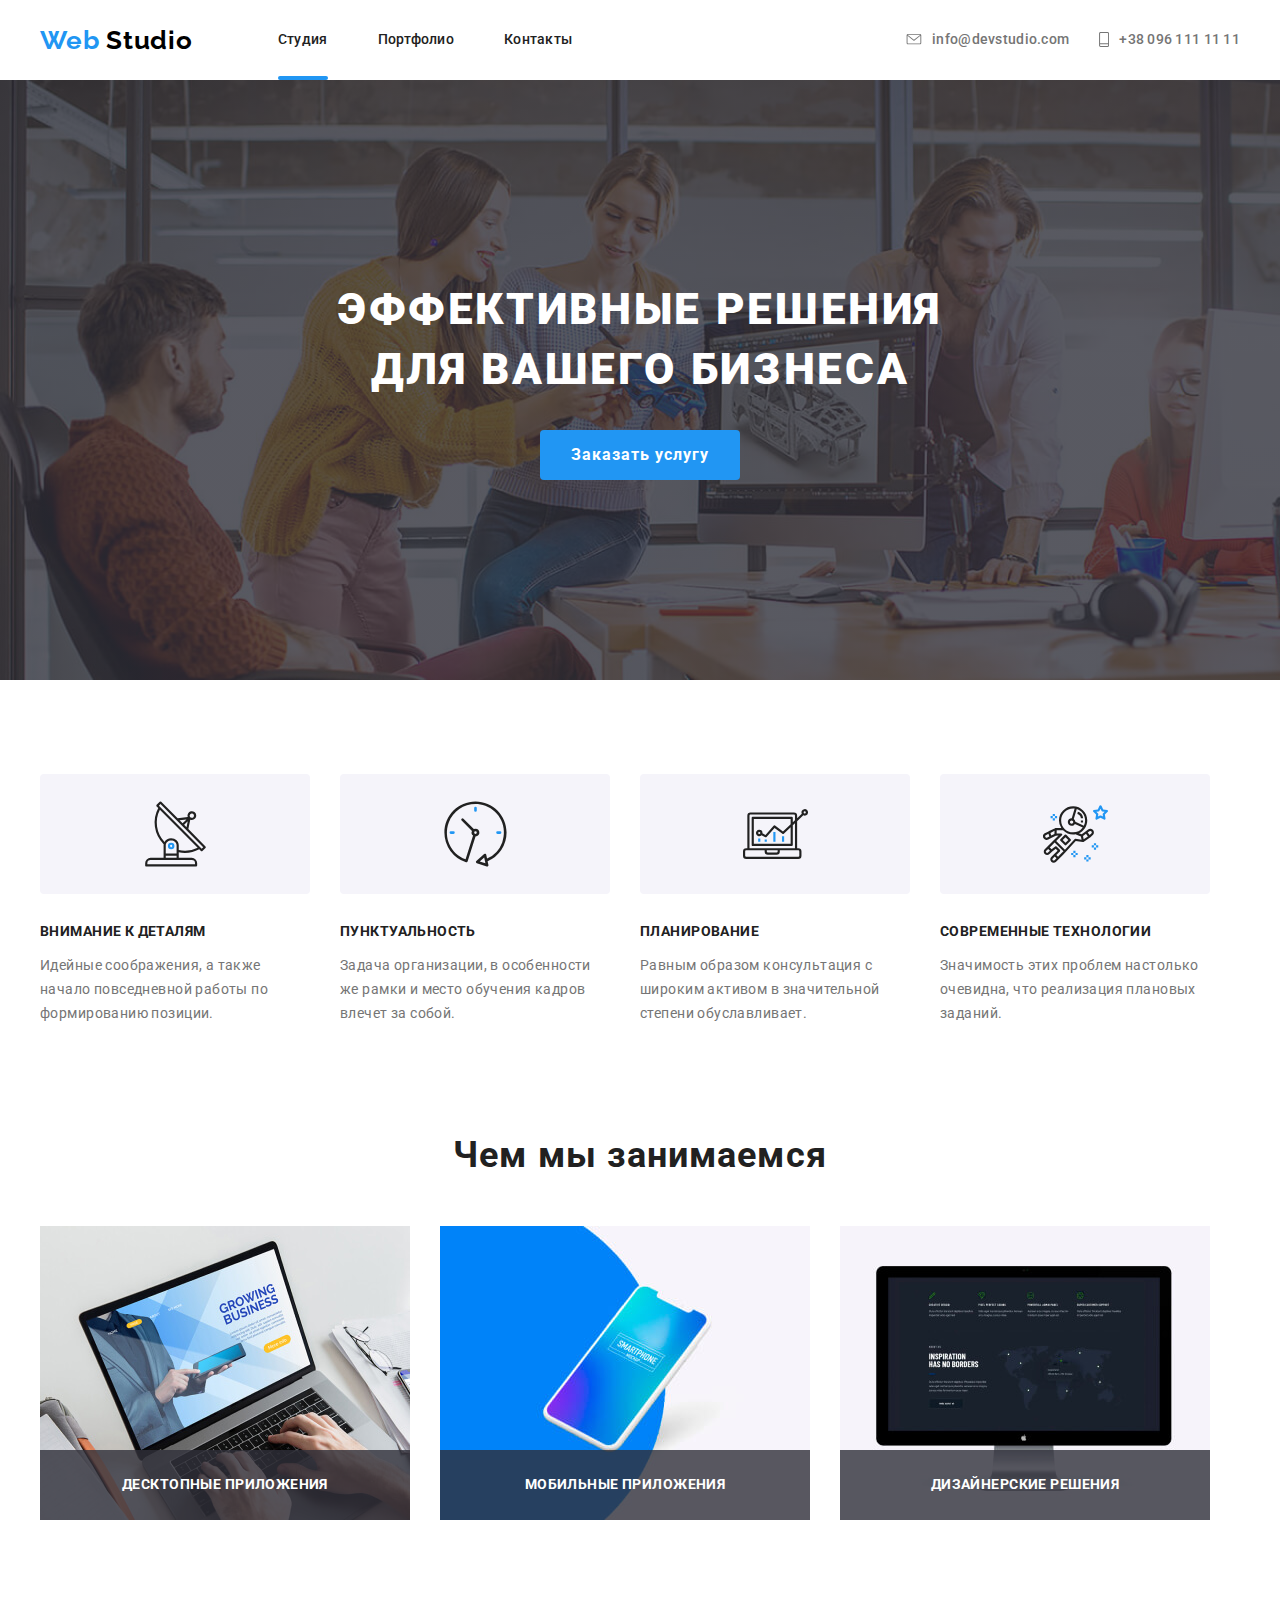
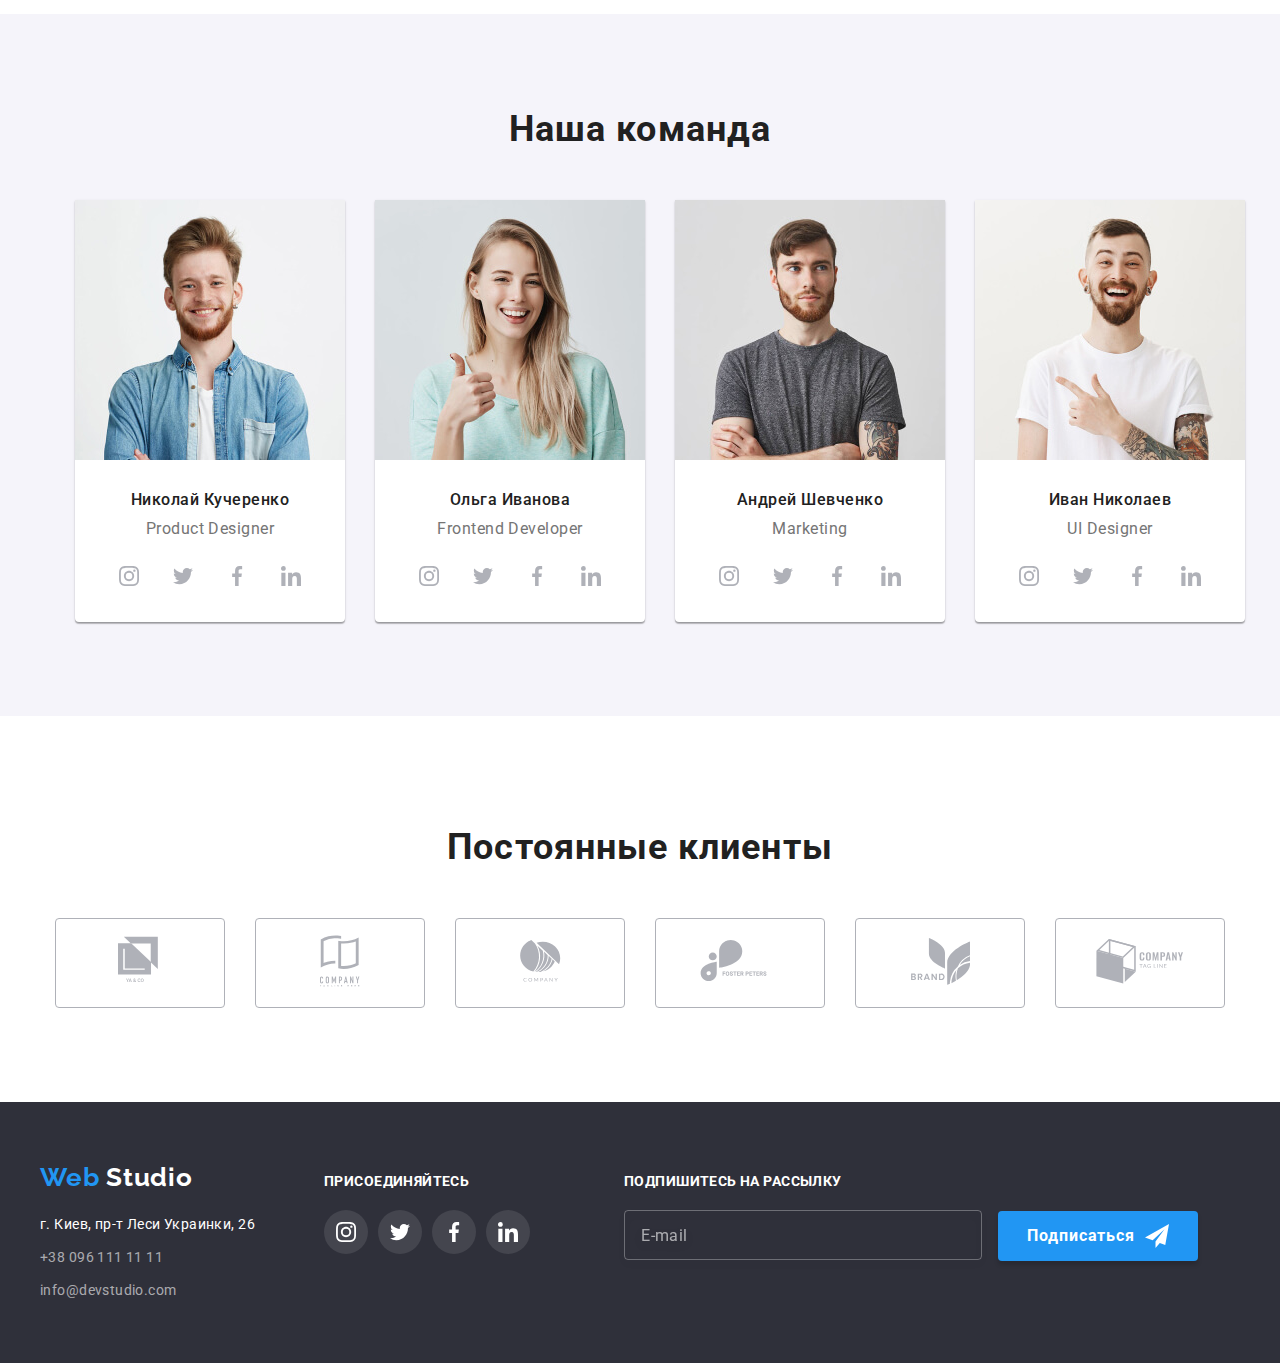
<file: index.html>
<!DOCTYPE html>
<html lang="ru">
  <head>
    <meta charset="UTF-8" />
    <meta name="viewport" content="width=device-width, initial-scale=1.0" />
    <title lang="en">Web Studio</title>
    <link
      href="https://fonts.googleapis.com/css2?family=Raleway:wght@700&family=Roboto:wght@400;500;700;900&display=swap"
      rel="stylesheet"
    />
    <link rel="stylesheet" href="./css/styles.css" />
    <link rel="stylesheet" href="./css/normalize.css">
  </head>

  <body class="body">
    <!--Шапка сайта-->
    <header class="header">
      <div class="menu container">
        <nav class="navigation-list">
          <a class="logo link" href="./index.html" lang="en">
            <span class="logo-word">Web</span> Studio
          </a>
          <ul class="navigation-menu list">
            <li class="navigation-item">
              <a class="navigation-item-link link studio" href="./index.html">Студия</a>
            </li>
            <li class="navigation-item">
              <a class="navigation-item-link link" href="./portfolio.html">Портфолио</a>
            </li>
            <li class="navigation-item">
              <a class="navigation-item-link link" href="">Контакты</a>
            </li>
          </ul>
        </nav>
        <ul class="header-address-menu link list">
          <li class="header-address-item">
            <address class="address">               
              <a class="header-address link" href="mailto:info@devstudio.com"><svg class="let">
                <use href="./images/sprite.svg#icon-letter"></use>
              </svg>info@devstudio.com</a>
            </address>
            </li>
          <li class="header-address-item">
            <address class="address">
               <a class="header-address link" href="tel:+380961111111"><svg class="phone">
                <use href="./images/sprite.svg#icon-phone"></use>
              </svg>+38 096 111 11 11</a>
            </address>
          </li>          
        </ul>
      </div>
    </header>

    <!--Главный контейнер-->
    <main>
      <section class="hero">
        <h1 class="title">Эффективные решения для вашего бизнеса</h1>
        <button data-modal-open type="button" class="btn">Заказать услугу</button>
      </section>

      <!--О нас-->
      <section class="about">
        <h2 hidden>О нас</h2>
        <ul class="about-us container list">
          <li class="about-us-item">
            <div class="thumb">
              <svg class="icon">
                <use href="./images/sprite.svg#icon-antenna"></use>
              </svg>
            </div>
            <h3 class="about-us-list">Внимание к деталям</h3>
            <p class="about-us-list-item">
              Идейные соображения, а также начало повседневной работы по
              формированию позиции.
            </p>
          </li>
          <li class="about-us-item">
            <div class="thumb">
          <svg class="icon"><use href="./images/sprite.svg#icon-clock"></use></svg>
          </div>
            <h3 class="about-us-list">Пунктуальность</h3>
            <p class="about-us-list-item">
              Задача организации, в особенности же рамки и место обучения кадров
              влечет за собой.
            </p>
          </li>
          <li class="about-us-item">
            <div class="thumb">
            <svg class="icon">
              <use href="./images/sprite.svg#icon-diagram"></use>
            </svg>
            </div>
            <h3 class="about-us-list">Планирование</h3>
            <p class="about-us-list-item">
              Равным образом консультация с широким активом в значительной
              степени обуславливает.
            </p>
          </li>
          <li class="about-us-item">
            <div class="thumb">
            <svg class="icon">
              <use href="./images/sprite.svg#icon-astronaut"></use>
            </svg>
            </div>
            <h3 class="about-us-list">Современные технологии</h3>
            <p class="about-us-list-item">
              Значимость этих проблем настолько очевидна, что реализация
              плановых заданий.
            </p>
          </li>
        </ul>
      </section>

      <!--чем мы занимаемся-->
      <section class="what-we-do-list container">
        <h2 class="secondary-title">Чем мы занимаемся</h2>
        <ul class="what-we-do list">
          <li class="what-we-do-item">
            <div class="what-we-do-img">
              <img class="img" src="./images/img/img.jpg" alt="человек печатает на ноутбуке" width="370" height="294" />
            <p class="title">
              Десктопные приложения
            </p>
            </div>
            
          </li>
          <li class="what-we-do-item">
            <div class="what-we-do-img">
              <img class="img" src="./images/img/img-2.jpg" alt="мобильный телефон" width="370" height="294" />
              <p class="title">
                Мобильные приложения
              </p>
            </div>
          </li>
          <li class="what-we-do-item">
            <div class="what-we-do-img">
              <img class="img" src="./images/img/img-3.jpg" alt="монитор компьютера" width="370" height="294" />
              <p class="title">
                Дизайнерские решения
              </p>
            </div>
          </li>
        </ul>
      </section>

      <!--Наша команда-->
      <section class="team">
        <h2 class="secondary-title">Наша команда</h2>
        <ul class="team-list list">
          <li class="team-item">
            <img class="img"
              src="./images/team/nikolay-kucherenko.jpg"
              alt="Николай Кучеренко"
              width="270"
              height="260"
            />
            <h3 class="team-list-item">Николай Кучеренко</h3>
            <p class="team-list-item-desc" lang="en">
              Product Designer
            </p>
            <ul class="social-icon list">
              <li class="social-icon-item">
                <a class="social-icon-item-link" href="">
                  <svg class="ic"><use href="./images/sprite.svg#icon-instagram"></use></svg></a>
              </li>
              <li class="social-icon-item">
                <a class="social-icon-item-link" href="">
                    <svg class="ic">
                      <use href="./images/sprite.svg#icon-twitter"></use>
                    </svg>
                  </a>
              </li class="social-icon-item">
              <li class="social-icon-item">
                <a class="social-icon-item-link" href="">
                  <svg class="ic">
                    <use href="./images/sprite.svg#icon-facebook"></use>
                  </svg></a>
              </li>
              <li class="social-icon-item">
                <a class="social-icon-item-link" href="">
                  <svg class="ic">
                    <use href="./images/sprite.svg#icon-linkedin"></use>
                  </svg></a>
              </li>
            </ul>
          </li>

          <li class="team-item">
            <img class="img"
              src="./images/team/olha-ivanova.jpg"
              alt="Ольга Иванова"
              width="270"
              height="260"
            />
            <h3 class="team-list-item">Ольга Иванова</h3>
            <p class="team-list-item-desc" lang="en">
              Frontend Developer
            </p>
            <ul class="social-icon list">
              <li class="social-icon-item">
                <a class="social-icon-item-link" href="">
                  <svg class="ic">
                    <use href="./images/sprite.svg#icon-instagram"></use>
                  </svg></a>
              </li>
              <li class="social-icon-item">
                <a class="social-icon-item-link" href="">
                  <svg class="ic">
                    <use href="./images/sprite.svg#icon-twitter"></use>
                  </svg>
                </a>
              </li class="social-icon-item">
              <li class="social-icon-item">
                <a class="social-icon-item-link" href="">
                  <svg class="ic">
                    <use href="./images/sprite.svg#icon-facebook"></use>
                  </svg></a>
              </li>
              <li class="social-icon-item">
                <a class="social-icon-item-link" href="">
                  <svg class="ic">
                    <use href="./images/sprite.svg#icon-linkedin"></use>
                  </svg></a>
              </li>
            </ul>
            </li>
          <li class="team-item">
            <img class="img"
              src="./images/team/andrew-shevchenko.jpg"
              alt="Андрей Шевченко"
              width="270"
              height="260"
            />
            <h3 class="team-list-item">Андрей Шевченко</h3>
            <p class="team-list-item-desc" lang="en">
              Marketing
            </p>
          <ul class="social-icon list">
            <li class="social-icon-item">
              <a class="social-icon-item-link" href="">
                <svg class="ic">
                  <use href="./images/sprite.svg#icon-instagram"></use>
                </svg></a>
            </li>
            <li class="social-icon-item">
              <a class="social-icon-item-link" href="">
                <svg class="ic">
                  <use href="./images/sprite.svg#icon-twitter"></use>
                </svg>
              </a>
            </li class="social-icon-item">
            <li class="social-icon-item">
              <a class="social-icon-item-link" href="">
                <svg class="ic">
                  <use href="./images/sprite.svg#icon-facebook"></use>
                </svg></a>
            </li>
            <li class="social-icon-item">
              <a class="social-icon-item-link" href="">
                <svg class="ic">
                  <use href="./images/sprite.svg#icon-linkedin"></use>
                </svg></a>
            </li>
          </ul>
          </li>
            <li class="team-item">
            <img class="img"
              src="./images/team/ivan-nilolaev.jpg"
              alt="Иван Николаев"
              width="270"
              height="260"
            />
            <h3 class="team-list-item">Иван Николаев</h3>
            <p class="team-list-item-desc" lang="en">
              UI Designer
            </p>
      <ul class="social-icon list">
        <li class="social-icon-item">
          <a class="social-icon-item-link" href="">
            <svg class="ic">
              <use href="./images/sprite.svg#icon-instagram"></use>
            </svg></a>
        </li>
        <li class="social-icon-item">
          <a class="social-icon-item-link" href="">
            <svg class="ic">
              <use href="./images/sprite.svg#icon-twitter"></use>
            </svg>
          </a>
        </li class="social-icon-item">
        <li class="social-icon-item">
          <a class="social-icon-item-link" href="">
            <svg class="ic">
              <use href="./images/sprite.svg#icon-facebook"></use>
            </svg></a>
        </li>
        <li class="social-icon-item">
          <a class="social-icon-item-link" href="">
            <svg class="ic">
              <use href="./images/sprite.svg#icon-linkedin"></use>
            </svg></a>
        </li>
      </ul>
        </li>
      </section>

      <!--Клиенты-->
      <section class="clients container">
        <h2 class="secondary-title">Постоянные клиенты</h2>
        <ul class="client-list list">
          <li class="client-list-item">
            <a class="client-list-item-link" href=""
              ><div class="img">
                <svg class="icon logo1">
                  <use href="./images/sprite.svg#icon-logo"></use>
                </svg>
              </div></a>
          </li>
          <li class="client-list-item">
            <a class="client-list-item-link" href=""
              ><div class="img">
                <svg class="icon logo2">
                  <use href="./images/sprite.svg#icon-logo-2"></use>
                </svg>
              </div></a>
          </li>
          <li class="client-list-item">
            <a class="client-list-item-link" href=""
              ><div class="img">
                <svg class="icon logo3">
                  <use href="./images/sprite.svg#icon-logo-3"></use>
                </svg>
              </div></a>
          </li>
          <li class="client-list-item">
            <a class="client-list-item-link" href=""
              ><div class="img">
                <svg class="icon logo4">
                  <use href="./images/sprite.svg#icon-logo-4"></use>
                </svg>
              </div></a>
          </li>
          <li class="client-list-item">
            <a class="client-list-item-link" href=""
              ><div class="img">
                <svg class="icon logo5">
                  <use href="./images/sprite.svg#icon-logo-5"></use>
                </svg>
              </div></a>
          </li>
          <li class="client-list-item">
            <a class="client-list-item-link" href=""
              ><div class="img">
                <svg class="icon logo6">
                  <use href="./images/sprite.svg#icon-logo-6"></use>
                </svg>
              </div></a>
          </li>
        </ul>
      </section>
    </main>

    <!--Подвал-->
    <footer class="footer">
      <div class="footer-item container">
        <div class="footer-nav">
          <a class="footer-logo link" href="./index.html" lang="en"> <span class="logo-word">Web</span> Studio </a>
          <ul class="footer-address list">
            <li>
              <address>
                <a class="footer-address-loc link" href="https://goo.gl/maps/HoH5Uruk6UYNpwuC6" target="blank">г. Киев, пр-т
                  Леси Украинки, 26</a>
              </address>
            </li>
            <li class="footer-address-item">
              <address>
                <a class="footer-address-link link" href="tel:+380961111111">+38 096 111 11 11</a>
              </address>
            </li>
            <li class="footer-address-item">
              <address>
                <a class="footer-address-link link" href="mailto:info@devstudio.com">info@devstudio.com</a>
              </address>
            </li>
          </ul>
        </div>
        <div class="forget">
          <b class="text">присоединяйтесь</b>
          <ul class="social-icon list">
            <li class="social-icon-item-footer">
              <a class="social-icon-item-link" href=""><svg class="icon-footer">
                <use href="./images/sprite.svg#icon-instagram-footer"></use>
              </svg></a>
            </li>
            <li class="social-icon-item-footer">
              <a class="social-icon-item-link" href=""><svg class="icon-footer">
                <use href="./images/sprite.svg#icon-twitter-footer"></use>
              </svg></a>
            </li>
            <li class="social-icon-item-footer">
              <a class="social-icon-item-link" href=""><svg class="icon-footer">
                <use href="./images/sprite.svg#icon-facebook-footer"></use>
              </svg></a>
            </li class="social-icon-item">
            <li class="social-icon-item-footer">
              <a class="social-icon-item-link" href=""><svg class="icon-footer">
                <use href="./images/sprite.svg#icon-linkedin-footer"></use>
              </svg></a>
            </li>
          </ul>
        </div>
        <div class="submit">
          <b class="text">Подпишитесь на рассылку</b>
          <form action="#" class="contact-form">
            <input type="email" name="user-email" placeholder="E-mail" class="contact-form-input" required>
            <button type="submit" class="contact-form-btn"><span class="btn-text">Подписаться</span>
            <svg class="subscribe">
              <use href="./images/sprite.svg#icon-subscribe"></use>
            </svg>
            </button>
          </form>
        </div>
      </div>     
    </footer>
    <div data-modal class="backdrop is-hidden">
      <form action="#" class="modal-form">
        <h2 class="modal-form-title">Оставьте свои данные, мы вам перезвоним</h2>
        <button data-modal-close class="modal-close-btn"><svg class="close-modal">
          <use href="./images/sprite.svg#icon-close-modal"></use>
        </svg></button>
        <div class="modal-form-input-wrapper">
          <input type="text" name="user-name" id="user-modal-name" class="modal-form-input" placeholder=" ">
          <label class="modal-form-lable" for="">Имя</label>
          <svg class="name-modal modal-ic">
            <use href="./images/sprite.svg#icon-name-modal"></use>
          </svg>
        </div>
        <div class="modal-form-input-wrapper">
          <input type="tel" name="user-tel" id="user-modal-tel" class="modal-form-input" placeholder=" ">
          <label class="modal-form-lable" for="">Телефон</label>
          <svg class="tel-modal modal-ic">
            <use href="./images/sprite.svg#icon-tel-modal"></use>
          </svg>
        </div>
        <div class="modal-form-input-wrapper">
        <input type="email" name="user-email" id="user-modal-email" class="modal-form-input" placeholder=" ">
          <label class="modal-form-lable" for="">Почта</label>
          <svg class="letter-modal modal-ic">
            <use href="./images/sprite.svg#icon-letter-modal"></use>
          </svg>
        </div>        
        <textarea name="user-message" class="modal-form-message" placeholder="Комментарий"></textarea>
        <label  class="modal-form-optional-label">
          <input type="checkbox" name="policy" value="accept-policy" class="modal-form-checkbox">
          <span class="modal-form-custom-checkbox"><svg class="check-modal">
            <use href="./images/sprite.svg#icon-check-modal"></use>
          </svg></span>
          <span class="modal-form-option-span">
            Соглашаюсь с рассылкой и принимаю <a href="">Условия договора</a></span>
        </label>
      <button class="modal-form-btn" type="submit">Отправить</button>
      </form>
    </div>
    <script src="./js/modal.js"></script>
  </body>
</html>
</file>
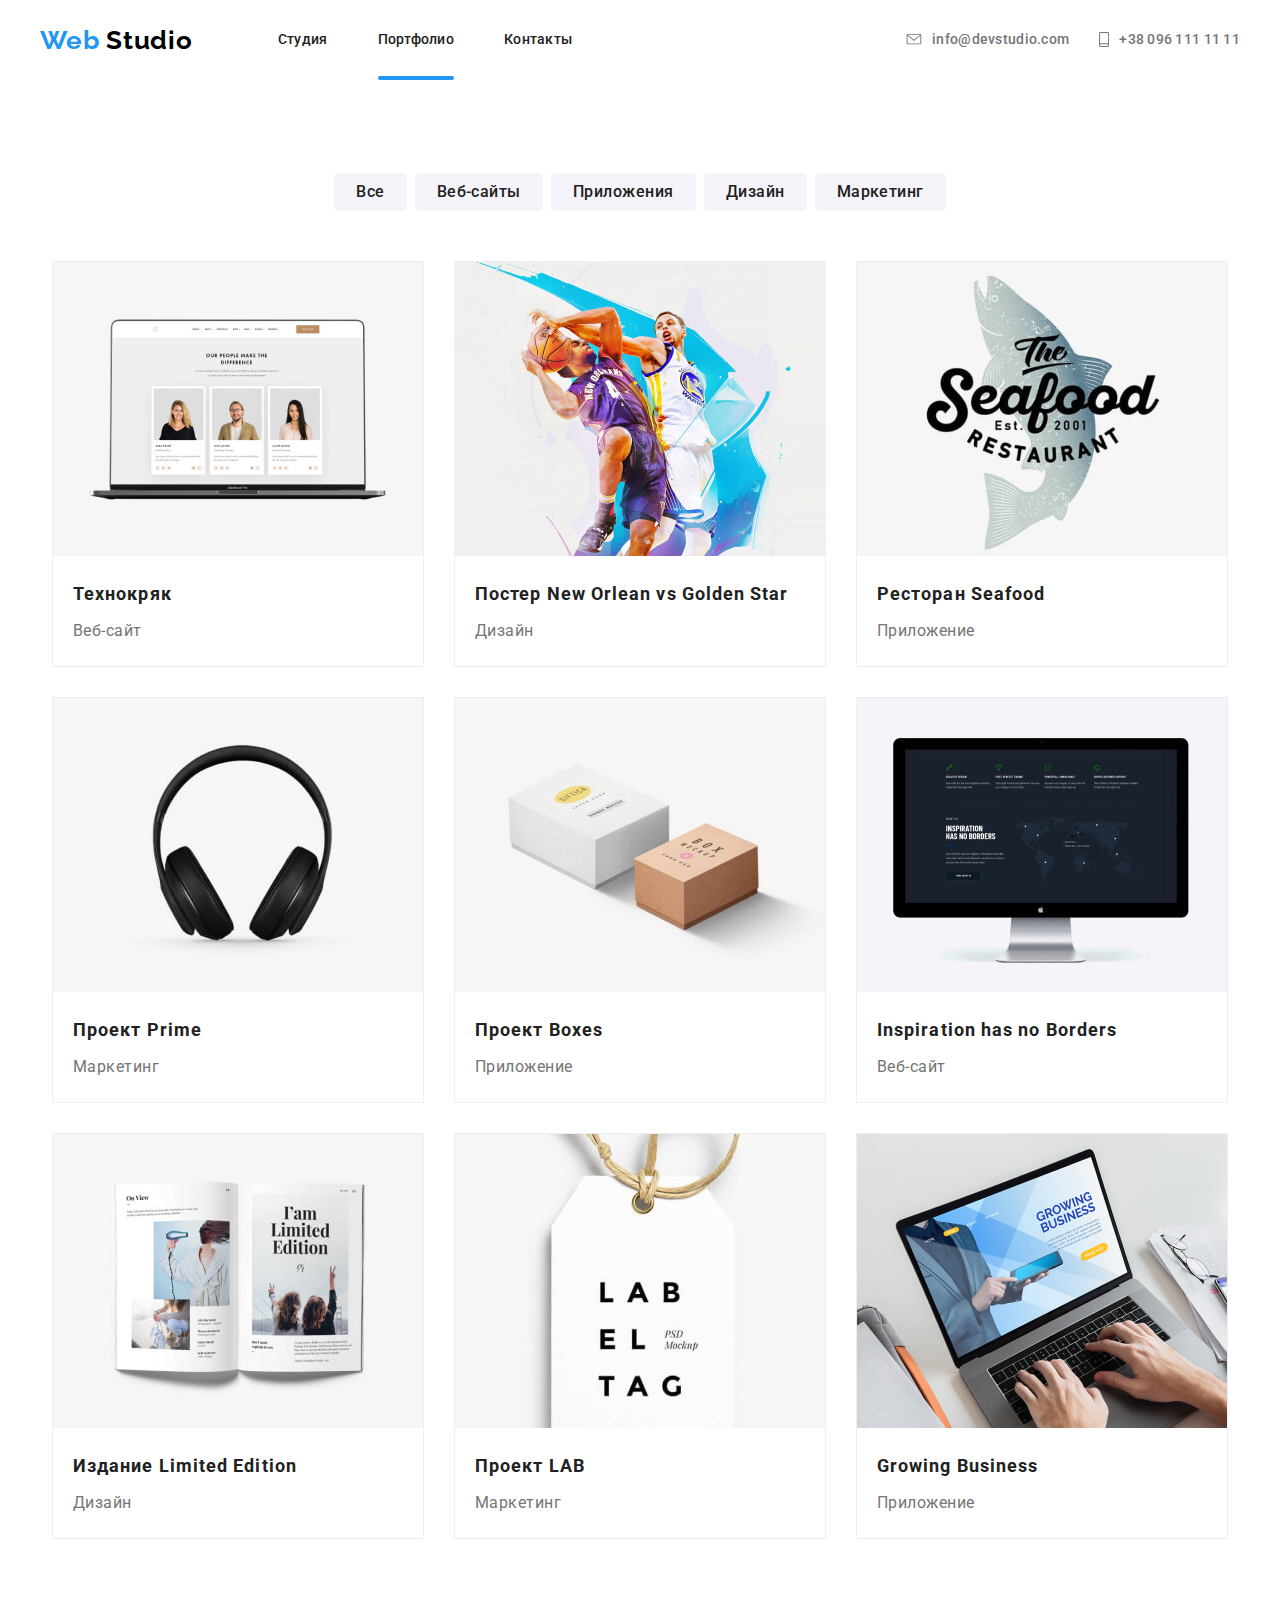
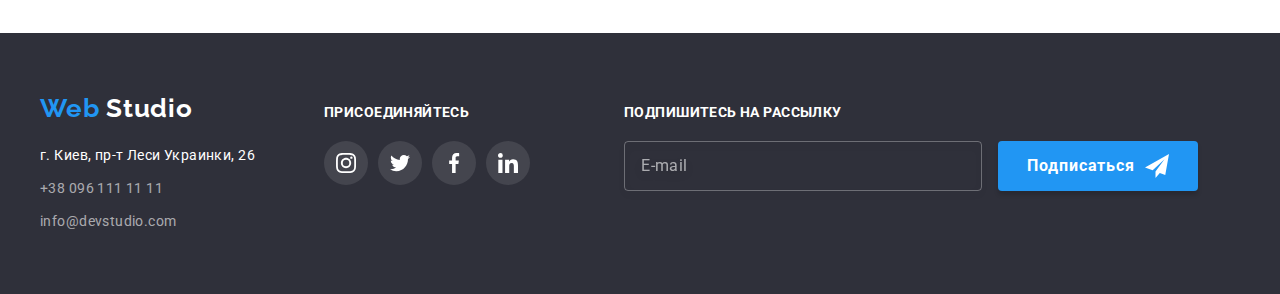
<file: portfolio.html>
<!DOCTYPE html>
<html lang="ru">
  <head>
    <meta charset="UTF-8" />
    <meta name="viewport" content="width=device-width, initial-scale=1.0" />
    <title lang="en">Web Studio</title>
    <link
      href="https://fonts.googleapis.com/css2?family=Raleway:wght@700&family=Roboto:wght@400;500;700;900&display=swap"
      rel="stylesheet"
    />
    <link rel="stylesheet" href="./css/styles.css" />
    <link rel="stylesheet" href="./css/normalize.css">
  </head>
  <body class="body">
    <!--Шапка сайта-->
    <header class="header">
      <div class="menu container">
        <nav class="navigation-list">
          <a class="logo link" href="./index.html" lang="en">
            <span class="logo-word">Web</span> Studio
          </a>
          <ul class="navigation-menu list">
            <li class="navigation-item">
              <a class="navigation-item-link link" href="./index.html">Студия</a>
            </li>
            <li class="navigation-item">
              <a class="navigation-item-link link portfolio" href="./portfolio.html">Портфолио</a>
            </li>
            <li class="navigation-item">
              <a class="navigation-item-link link" href="">Контакты</a>
            </li>
          </ul>
        </nav>
        <ul class="header-address-menu link list">
          <li class="header-address-item">
            <address class="address">
              <a class="header-address link" href="mailto:info@devstudio.com"><svg class="let">
                  <use href="./images/sprite.svg#icon-letter"></use>
                </svg>info@devstudio.com</a>
            </address>
          </li>
          <li class="header-address-item">
            <address class="address">
              <a class="header-address link" href="tel:+380961111111"><svg class="phone">
                  <use href="./images/sprite.svg#icon-phone"></use>
                </svg>+38 096 111 11 11</a>
            </address>
          </li>
        </ul>
      </div>
    </header>

    <!--Главный контейнер-->
    <main>
      <h1 hidden>Работы</h1>
      <section>
        <ul class="main-btn list">
          <li class="main-btn-item"><span class="main-btn-text">Все</span></button></li>
          <li class="main-btn-item"><span class="main-btn-text">Веб-сайты</span></button></li>
          <li class="main-btn-item"><span class="main-btn-text">Приложения</span></button></li>
          <li class="main-btn-item"><span class="main-btn-text">Дизайн</span></button></li>
          <li class="main-btn-item"><span class="main-btn-text">Маркетинг</span></button></li>
        </ul>
        <ul class="works list container">
          <li class="work-item" >
            <a class="work-item-link link" href=""
              ><div class="work-item-link-img">
                <img class="img" src="./images/portfolio/img.jpg" alt="" />
                <div class="overlay">
                  <p class="work-item-text">
                    Технокряк это современная площадка распространения коронавируса.
                    Компании используют эту платформу для цифрового шпионажа и атак
                    на защищённые сервера конкурентов.
                  </p>
                </div>
              </div>
              <h2 class="work-item-title" >
                Технокряк
              </h2>
              <p class="work-item-desc">
                Веб-сайт
              </p>
              
            </a>
          </li>
          <li class="work-item">
            <a class="work-item-link link" href=""></a>
              <div class="work-item-link-img">
                <img class="img" src="./images/portfolio/img-1.jpg" alt="" />
                <div class="overlay">
                  <p class="work-item-text">
                    Технокряк это современная площадка распространения коронавируса.
                    Компании используют эту платформу для цифрового шпионажа и атак
                    на защищённые сервера конкурентов.
                  </p>
                </div>
              </div>
              <h2 class="work-item-title">Постер <span lang="en">New Orlean vs Golden Star</span></h2>
              <p class="work-item-desc">
                Дизайн
              </p>
             </a>
          </li>
          <li class="work-item">
            <a class="work-item-link link" href=""></a>
              <div class="work-item-link-img">
                <img class="img" src="./images/portfolio/img-2.jpg" alt="" />
                <div class="overlay">
                  <p class="work-item-text">
                    Технокряк это современная площадка распространения коронавируса.
                    Компании используют эту платформу для цифрового шпионажа и атак
                    на защищённые сервера конкурентов.
                  </p>
                </div>
              </div>
              <h2 class="work-item-title">Ресторан <span lang="en">Seafood</span></h2>
              <p class="work-item-desc">
                Приложение
              </p>
             </a>
          </li>
          <li class="work-item" >
          <a class="work-item-link link" href="">
            <div class="work-item-link-img">
              <img class="img" src="./images/portfolio/img-3.jpg" alt="" />
              <div class="overlay">
                <p class="work-item-text">
                  Технокряк это современная площадка распространения коронавируса.
                  Компании используют эту платформу для цифрового шпионажа и атак
                  на защищённые сервера конкурентов.
                </p>
              </div>
            </div>
              <h2 class="work-item-title" >Проект <span lang="en">Prime</span></h2>
              <p class="work-item-desc">
                Маркетинг
              </p>
             </a>
          </li>
          <li class="work-item">
            <a class="work-item-link link" href=""></a>
              <div class="work-item-link-img">
                <img class="img" src="./images/portfolio/img-4.jpg" alt="" />
                <div class="overlay">
                  <p class="work-item-text">
                    Технокряк это современная площадка распространения коронавируса.
                    Компании используют эту платформу для цифрового шпионажа и атак
                    на защищённые сервера конкурентов.
                  </p>
                </div>
              </div>
              <h2 class="work-item-title">Проект <span lang="en">Boxes</span></h2>
              <p class="work-item-desc">
                Приложение
              </p>
             </a>
          </li>
          <li class="work-item">
          <a class="work-item-link link" href="">
            <div class="work-item-link-img">
              <img class="img" src="./images/portfolio/img-5.jpg" alt="" />
              <div class="overlay">
                <p class="work-item-text">
                  Технокряк это современная площадка распространения коронавируса.
                  Компании используют эту платформу для цифрового шпионажа и атак
                  на защищённые сервера конкурентов.
                </p>
              </div>
            </div>
              <h2 class="work-item-title" lang="en">
                Inspiration has no Borders
              </h2>
              <p class="work-item-desc">
                Веб-сайт
              </p>
             </a>
          </li>
          <li class="work-item" >
            <a class="work-item-link link" href=""></a>
              <div class="work-item-link-img">
                <img class="img" src="./images/portfolio/img-6.jpg" alt="" />
                <div class="overlay">
                  <p class="work-item-text">
                    Технокряк это современная площадка распространения коронавируса.
                    Компании используют эту платформу для цифрового шпионажа и атак
                    на защищённые сервера конкурентов.
                  </p>
                </div>
              </div>
              <h2 class="work-item-title" >Издание <span lang="en">Limited Edition</span></h2>
              <p class="work-item-desc">
                Дизайн
              </p>
            </a>
          </li>
         <li class="work-item" >
            <a class="work-item-link link" href=""></a>
              <div class="work-item-link-img">
                <img class="img" src="./images/portfolio/img-7.jpg" alt="" />
                <div class="overlay">
                  <p class="work-item-text">
                    Технокряк это современная площадка распространения коронавируса.
                    Компании используют эту платформу для цифрового шпионажа и атак
                    на защищённые сервера конкурентов.
                  </p>
                </div>
              </div>
              <h2 class="work-item-title" >Проект <span lang="en">LAB</span></h2>
              <p class="work-item-desc">
                Маркетинг
              </p>
              </a>
          </li>
           <li class="work-item" >
          <a class="work-item-link link" href="">
            <div class="work-item-link-img">
              <img class="img" src="./images/portfolio/img-8.jpg" alt="" />
              <div class="overlay">
                <p class="work-item-text">
                  Технокряк это современная площадка распространения коронавируса.
                  Компании используют эту платформу для цифрового шпионажа и атак
                  на защищённые сервера конкурентов.
                </p>
              </div>
            </div>
              <h2  class="work-item-title" lang="en">
                Growing Business
              </h2>
              <p class="work-item-desc">
                Приложение
              </p>
              </a>
          </li>
        </ul>
      </section>
    </main>

    <!--Подвал-->
    <footer class="footer">
      <div class="footer-item container">
        <div class="footer-nav">
          <a class="footer-logo link" href="./index.html" lang="en"> <span class="logo-word">Web</span> Studio </a>
          <ul class="footer-address list">
            <li>
              <address>
                <a class="footer-address-loc link" href="https://goo.gl/maps/HoH5Uruk6UYNpwuC6" target="blank">г. Киев, пр-т
                  Леси Украинки, 26</a>
              </address>
            </li>
            <li class="footer-address-item">
              <address>
                <a class="footer-address-link link" href="tel:+380961111111">+38 096 111 11 11</a>
              </address>
            </li>
            <li class="footer-address-item">
              <address>
                <a class="footer-address-link link" href="mailto:info@devstudio.com">info@devstudio.com</a>
              </address>
            </li>
          </ul>
        </div>
        <div class="forget">
          <b class="text">присоединяйтесь</b>
          <ul class="social-icon list">
            <li class="social-icon-item-footer">
              <a class="social-icon-item-link" href=""><svg class="icon-footer">
                  <use href="./images/sprite.svg#icon-instagram-footer"></use>
                </svg></a>
            </li>
            <li class="social-icon-item-footer">
              <a class="social-icon-item-link" href=""><svg class="icon-footer">
                  <use href="./images/sprite.svg#icon-twitter-footer"></use>
                </svg></a>
            </li>
            <li class="social-icon-item-footer">
              <a class="social-icon-item-link" href=""><svg class="icon-footer">
                  <use href="./images/sprite.svg#icon-facebook-footer"></use>
                </svg></a>
            </li class="social-icon-item">
            <li class="social-icon-item-footer">
              <a class="social-icon-item-link" href=""><svg class="icon-footer">
                  <use href="./images/sprite.svg#icon-linkedin-footer"></use>
                </svg></a>
            </li>
          </ul>
        </div>
        <div class="submit">
          <b class="text">Подпишитесь на рассылку</b>
          <form action="#" class="contact-form">
            <input type="email" name="user-email" placeholder="E-mail" class="contact-form-input" required>
            <button type="submit" class="contact-form-btn"><span class="btn-text">Подписаться</span>
              <svg class="subscribe">
                <use href="./images/sprite.svg#icon-subscribe"></use>
              </svg>
            </button>
          </form>
        </div>
      </div>
    </footer>
  </body>
</html>
</file>
<file: css/styles.css>
:root {
  --primary-text-color: #757575;
  --primary-title-color: #212121;
  --accent-color: #2196f3;
  --primary-white-color: #ffffff;
  --footer-background-color: #2f303a;
  --secondary-white-color: #f5f4fa;
  --primary-font: "Roboto", sans-serif;
}

.html {
  box-sizing: border-box;
}

*::before,
*::after {
  box-sizing: inherit;
}

.body {
  font-family: var(--primary-font);
  background-color: var(--primary-white-color);
  margin: 0;
  padding: 0;
}
.h1 {
  margin: 0;
}

.link {
  text-decoration: none;
}

.list {
  list-style: none;
}

/*ШАПКА*/

.header .logo {
  margin-right: 85px;
}

.container {
  width: 1200px;
  padding-left: 15px;
  padding-right: 15px;
  margin: auto;
}
.navigation-item {
  position: relative;
  padding: 0;
  margin: 0;
}
.navigation-item:not(:last-child) {
  margin-right: 50px;
}

.navigation-list {
  display: flex;
  align-items: center;
}

.navigation-menu {
  margin: 0;
  display: flex;
  padding: 0;
}
.header .menu {
  display: flex;
  align-items: center;
}

.header-address-menu {
  padding: 0;
  display: flex;
  margin-left: auto;
}
.header-address {
  display: flex;
}

.header-address-item:not(:last-child) {
  margin-right: 30px;
}
.header-address-item .address {
  display: block;
  align-items: center;
}

.header-address-item .let {
  width: 16px;
  height: 11px;
  fill: var(--primary-text-color);
  margin: auto;
  margin-right: 10px;
  transition: fill 250ms cubic-bezier(0.4, 0, 0.2, 1);
}
.header-address-item .phone {
  width: 10px;
  height: 15px;
  fill: var(--primary-text-color);
  margin: auto;
  margin-right: 10px;
  transition: fill 250ms cubic-bezier(0.4, 0, 0.2, 1);
}
.header-address-item:hover .phone,
.header-address-item:hover .let {
  fill: var(--accent-color);
}
.header {
  font-family: var(--primary-font);
  background-color: var(--primary-white-color);
}
.header .logo {
  font-family: Raleway, sans-serif;
  font-weight: 700;
  font-size: 26px;
  line-height: 1.19;
  letter-spacing: 0.03em;
  color: #000000;
}
.header .logo .logo-word {
  color: var(--accent-color);
}

.navigation-item-link {
  font-family: var(--primary-font);
  font-weight: 500;
  font-size: 14px;
  line-height: 1.14;
  letter-spacing: 0.02em;
  color: var(--primary-title-color);
  max-height: 80px;
  display: block;
  padding-top: 32px;
  padding-bottom: 32px;
  transition: color 250ms cubic-bezier(0.4, 0, 0.2, 1);
}

.studio::after {
  position: absolute;
  bottom: 0;
  left: 0;
  width: 100%;
  display: block;
  content: "";
  height: 4px;
  background-color: var(--accent-color);
  border-radius: 2px;
}
.portfolio::after {
  position: absolute;
  bottom: 0;
  left: 0;
  width: 100%;
  display: block;
  content: "";
  height: 4px;
  background-color: var(--accent-color);
  border-radius: 2px;
}
.navigation-item-link:hover,
.navigation-item-link:focus {
  color: var(--accent-color);
}

.header-address {
  color: var(--primary-text-color);
  font-family: var(--primary-font);
  font-style: normal;
  font-weight: 500;
  font-size: 14px;
  line-height: 1.14;
  letter-spacing: 0.02em;
  transition: color 250ms cubic-bezier(0.4, 0, 0.2, 1);
}

.header-address:hover,
.header-address:focus {
  color: var(--accent-color);
}

/*HERO*/

.hero {
  margin-left: auto;
  margin-right: auto;
  background-color: var(--footer-background-color);
  background-image: linear-gradient(
      rgba(47, 48, 58, 0.8),
      rgba(47, 48, 58, 0.8)
    ),
    url(../images/header/bg.jpg);
  min-height: 600px;
  max-width: 1600px;
}

.title {
  font-weight: 900;
  font-size: 44px;
  line-height: 1.36;
  text-align: center;
  letter-spacing: 0.06em;
  text-transform: uppercase;
  color: var(--primary-white-color);
  margin: auto;
  margin-bottom: 30px;
  width: 696px;
  padding-top: 200px;
}

.btn {
  font-weight: 700;
  font-size: 16px;
  line-height: 1.88;
  align-items: center;
  text-align: center;
  letter-spacing: 0.06em;
  background: var(--accent-color);
  color: var(--primary-white-color);
  display: block;
  border: none;
  border-radius: 4px;
  width: 200px;
  height: 50px;
  margin-left: auto;
  margin-right: auto;
  cursor: pointer;

  /*О НАС*/
}
.about-us {
  display: flex;
  padding-top: 94px;
}

.thumb {
  display: flex;
  width: 270px;
  height: 120px;
  background-color: #f5f4fa;
  border-radius: 4px;
  margin-bottom: 30px;
}

.icon {
  margin: auto;
  width: 65px;
  height: 70px;
}
.about-us-item {
  width: 270px;
}
.about-us-item:not(:last-child) {
  margin-right: 30px;
}
.about-us-list {
  font-style: normal;
  font-weight: 700;
  font-size: 14px;
  line-height: 1.14;
  letter-spacing: 0.03em;
  text-transform: uppercase;
  color: var(--primary-title-color);
  margin-bottom: 10px;
}

.about-us-list-item {
  font-style: normal;
  font-weight: normal;
  font-size: 14px;
  line-height: 1.71;
  letter-spacing: 0.03em;
  color: var(--primary-text-color);
}

.secondary-title {
  font-weight: 700;
  font-size: 36px;
  line-height: 1.17;
  text-align: center;
  letter-spacing: 0.03em;
  color: var(--primary-title-color);
  padding-top: 94px;
  margin: 0;
  margin-bottom: 50px;
}

/*ЧЕМ МЫ ЗАНИМАЕМСЯ*/

.what-we-do {
  display: flex;
  margin: 0;
  padding: 0;
}
.what-we-do .img {
  display: block;
}
.what-we-do-item {
  width: 370px;
  margin-bottom: 94px;
}
.what-we-do-item:not(:last-child) {
  margin-right: 30px;
}
.what-we-do-img {
  position: relative;
}

.what-we-do-list .title {
  position: absolute;
  left: 0;
  bottom: 0;
  display: block;
  font-weight: 700;
  font-size: 14px;
  line-height: 1.14;
  text-align: center;
  letter-spacing: 0.03em;
  text-transform: uppercase;
  color: var(--primary-white-color);
  margin: 0;
  padding: 0;

  justify-content: center;
  width: 370px;
  max-height: 70px;
  background: rgba(47, 48, 58, 0.8);
  padding-top: 27px;
  padding-bottom: 27px;
}

/*КОМАНДА*/
.team-list {
  display: flex;
  justify-content: center;
}
.team-item {
  background-color: var(--primary-white-color);
  box-shadow: 0px 2px 1px rgba(0, 0, 0, 0.2), 0px 1px 1px rgba(0, 0, 0, 0.14),
    0px 1px 3px rgba(0, 0, 0, 0.12);
  border-radius: 0px 0px 4px 4px;
  padding-bottom: 24px;
  margin-bottom: 94px;
}
.team-list .img {
  display: block;
  margin-bottom: 30px;
}
.team-item:not(:last-child) {
  margin-right: 30px;
}
.team-list-item {
  font-weight: 500;
  font-size: 16px;
  line-height: 1.19;
  text-align: center;
  letter-spacing: 0.03em;
  color: var(--primary-title-color);

  padding: 0;
  margin: 0;
  display: block;
  margin-bottom: 10px;
}

.team {
  background-color: var(--secondary-white-color);
  display: block;
}
.social-icon {
  display: flex;
  padding: 0;
  justify-content: center;
}

.team-list-item-desc {
  font-weight: 400;
  font-size: 16px;
  line-height: 1.19;
  text-align: center;
  letter-spacing: 0.03em;
  color: var(--primary-text-color);

  margin: 0;
  padding: 0;
  display: block;
  margin-bottom: 16px;
}
.social-icon-item:not(:last-child) {
  margin-right: 10px;
}

.social-icon-item {
  background-color: var(--primary-white-color);
  border-radius: 50%;
  transition: background-color 250ms cubic-bezier(0.4, 0, 0.2, 1);
}
.social-icon-item-link {
  width: 44px;
  height: 44px;
  display: flex;
  align-items: center;
  justify-content: center;
  transition: fill 250ms cubic-bezier(0.4, 0, 0.2, 1);
}

.social-icon-item .ic {
  display: block;
  margin: auto;
  width: 20px;
  height: 20px;
  fill: #afb1b8;
}

.social-icon-item:hover,
.social-icon-item:focus {
  background-color: var(--accent-color);
}

.social-icon-item:hover .ic,
.social-icon-item:focus .ic {
  fill: var(--primary-white-color);
}

/*КЛИЕНТЫ*/

.client-list {
  display: flex;
  justify-content: center;
  padding: 0;
  margin: 0;
  margin-bottom: 94px;
}

.client-list-item-link {
  border: 1px solid #afb1b8;
  box-sizing: border-box;
  border-radius: 4px;
  width: 170px;
  height: 90px;
  display: flex;
  justify-content: center;
  transition: border-color 250ms cubic-bezier(0.4, 0, 0.2, 1);
}

.client-list .img {
  display: block;
  margin: auto;
}
.client-list-item {
  display: block;
}

.client-list-item .img {
  fill: #afb1b8;
}
.client-list-item .icon {
  transition: fill 250ms cubic-bezier(0.4, 0, 0.2, 1);
}

.client-list-item:hover .icon,
.client-list-item:focus .icon {
  fill: var(--accent-color);
}
.client-list-item:not(:last-child) {
  margin-right: 30px;
}

.client-list-item-link:hover,
.client-list-item-link:focus {
  border-color: var(--accent-color);
}

.logo1 {
  width: 44px;
  height: 50px;
}
.logo2 {
  width: 40px;
  height: 52px;
}
.logo3 {
  width: 41px;
  height: 42px;
}
.logo4 {
  width: 80px;
  height: 42px;
}
.logo5 {
  width: 59px;
  height: 47px;
}
.logo6 {
  width: 88px;
  height: 45px;
}

/*ПОДВАЛ*/

.footer {
  background-color: #2f303a;
}

.footer-item {
  display: flex;
  padding-bottom: 60px;
}

.footer-address {
  margin: 0;
  padding: 0;
}
.footer-nav {
  padding-top: 60px;
  margin-right: 69px;
}
.forget,
.submit {
  padding-top: 72px;
}

.forget {
  margin-right: 94px;
}
.footer-logo {
  font-family: Raleway;
  font-weight: 700;
  font-size: 26px;
  line-height: 1.19;
  letter-spacing: 0.03em;
  color: var(--primary-white-color);

  display: block;
  margin-bottom: 20px;
}

.footer .logo-word {
  color: var(--accent-color);
}
.footer-address-link {
  font-family: var(--primary-font);
  font-style: normal;
  font-weight: normal;
  font-size: 14px;
  line-height: 1.71;
  letter-spacing: 0.03em;
  color: rgba(255, 255, 255, 0.6);
  display: block;
}

.footer-address-item:not(:last-child) {
  margin-bottom: 9px;
}
.social-icon-item-footer {
  background-color: rgba(255, 255, 255, 0.1);
  border-radius: 50%;
  transition: background-color 250ms cubic-bezier(0.4, 0, 0.2, 1);
}
.social-icon-item-link {
  width: 44px;
  height: 44px;
  display: flex;
  align-items: center;
  justify-content: center;
}

.icon-footer {
  margin: 0;
  width: 20px;
  height: 20px;
  fill: var(--primary-white-color);
}

.social-icon-item-footer:not(:last-child) {
  margin-right: 10px;
}
.social-icon-item-footer:hover,
.social-icon-item-footer:focus {
  background-color: var(--accent-color);
}

.footer-address-loc {
  font-family: var(--primary-font);
  font-style: normal;
  font-weight: 400;
  font-size: 14px;
  line-height: 1.71;
  letter-spacing: 0.03em;
  color: var(--primary-white-color);
  display: block;
  margin-bottom: 9px;
}

.forget .text {
  font-weight: 700;
  font-size: 14px;
  line-height: 1.14;
  letter-spacing: 0.03em;
  text-transform: uppercase;
  color: var(--primary-white-color);

  display: block;
  margin-bottom: 20px;
}

.submit .text {
  font-weight: 700;
  font-size: 14px;
  line-height: 1.14;
  letter-spacing: 0.03em;
  text-transform: uppercase;
  color: var(--primary-white-color);

  display: block;
  margin-bottom: 20px;
}

.contact-form-input {
  width: 358px;
  height: 50px;
  background-color: transparent;
  outline: none;
  border: 1px solid rgba(255, 255, 255, 0.3);
  box-sizing: border-box;
  filter: drop-shadow(0px 4px 4px rgba(0, 0, 0, 0.15));
  border-radius: 4px;
  margin-right: 12px;
  padding-left: 16px;
  font-family: var(--primary-font);
  font-size: 16px;
  line-height: 1.25;
  letter-spacing: 0.03em;
  color: rgba(255, 255, 255, 0.6);
}
.contact-form-input::placeholder {
  font-family: var(--primary-font);
  font-size: 16px;
  line-height: 1.25;
  letter-spacing: 0.03em;
  color: rgba(255, 255, 255, 0.6);
}
.contact-form-btn {
  padding: 0;
  display: inline-flex;
  align-items: center;
  justify-content: center;
  background: var(--accent-color);
  border: none;
  border-radius: 4px;
  box-shadow: 0px 4px 4px rgba(0, 0, 0, 0.15);
  font-weight: 700;
  font-size: 16px;
  line-height: 1.88;
  letter-spacing: 0.06em;
  color: var(--primary-white-color);
  width: 200px;
  height: 50px;
}

.subscribe {
  width: 24px;
  height: 24px;
}

.btn-text {
  margin-right: 10px;
}
/*ПОРТФОЛИО*/

.main-btn {
  display: flex;
  margin: auto;
  justify-content: center;
  margin-top: 93px;
  padding: 0;
}
.main-btn-item {
  display: block;
  height: 38px;
  background: #f5f4fa;
  border-radius: 4px;
  border: none;
  margin-bottom: 50px;
  align-items: center;
  transition: background-color 250ms cubic-bezier(0.4, 0, 0.2, 1);
}
.main-btn-text {
  display: block;
  font-style: normal;
  font-weight: 500;
  font-size: 16px;
  line-height: 1.62;
  text-align: center;
  letter-spacing: 0.03em;
  color: var(--primary-title-color);
  padding-top: 6px;
  padding-right: 22px;
  padding-bottom: 6px;
  padding-left: 22px;
  cursor: pointer;
}
.main-btn-item:not(:last-child) {
  margin-right: 8px;
}

.main-btn-item:hover,
.main-btn-item:focus {
  background-color: var(--accent-color);
}

.works {
  display: flex;
  flex-wrap: wrap;
  margin: auto;
  padding: auto;
  justify-content: center;
}
.work-item {
  width: 370px;
  height: 404px;
  background: #ffffff;
  border: 1px solid #eeeeee;
}

.work-item:not(:nth-child(3n)) {
  margin-right: 30px;
}
.work-item:nth-child(-n + 6) {
  margin-bottom: 30px;
}

.work-item:nth-last-child(-n + 3) {
  margin-bottom: 94px;
}
.work-item-link {
  color: var(--primary-text-color);
}

.work-item-title {
  font-style: normal;
  font-weight: 700;
  font-size: 18px;
  line-height: 2;
  letter-spacing: 0.06em;
  color: var(--primary-title-color);
  display: block;
  margin: 0;
  margin-bottom: 4px;
  margin-left: 20px;
}

.work-item .img {
  display: block;
  margin: 0;
}

.work-item-text {
  display: block;
  margin: 0;
  font-style: normal;
  font-weight: normal;
  font-size: 18px;
  line-height: 1.56;
  letter-spacing: 0.03em;
  color: var(--primary-white-color);
  padding-left: 24px;
  padding-right: 24px;
  padding-top: 64px;
  padding-bottom: 64px;
}
.work-item-desc {
  font-style: normal;
  font-weight: normal;
  font-size: 16px;
  line-height: 1.88;
  letter-spacing: 0.03em;
  color: var(--primary-text-color);
  display: block;
  margin: 0;
  padding-bottom: 20px;
  margin-left: 20px;
}

.work-item-link-img {
  margin-bottom: 20px;
  position: relative;
  overflow: hidden;
}

.overlay {
  position: absolute;
  top: 100%;
  left: 0;
  width: 100%;
  height: 100%;
  background-color: rgba(33, 150, 243, 0.9);
  transition: top 250ms cubic-bezier(0.4, 0, 0.2, 1);
}
.work-item:hover,
.work-item:focus {
  box-shadow: 1px 4px 6px rgba(0, 0, 0, 0.16), 0px 4px 4px rgba(0, 0, 0, 0.06),
    0px 1px 1px rgba(0, 0, 0, 0.12);
}
.work-item:hover .overlay {
  top: 0;
}

/* МОДАЛЬНОЕ ОКНО */

.backdrop {
  position: fixed;
  left: 0;
  top: 0;
  width: 100%;
  height: 100%;
  background-color: rgba(0, 0, 0, 0.5);
  opacity: 1;
  transition-property: opacity;
  display: flex;
  justify-content: center;
  align-items: center;
  visibility: visible;
  transition: opacity 250ms cubic-bezier(0.4, 0, 0.2, 1);
}

.modal-form {
  width: 448px;
  height: 501px;
  position: relative;
  display: flex;
  flex-direction: column;
  background-color: var(--primary-white-color);
  box-shadow: 0px 1px 3px rgba(0, 0, 0, 0.12), 0px 1px 1px rgba(0, 0, 0, 0.14),
    0px 2px 1px rgba(0, 0, 0, 0.2);
  border-radius: 4px;
  position: absolute;
  /* top: 50%;
  left: 50%;
  transform: translate(-50%, -50%); */
  padding: 40px;
}
.modal-form-title {
  display: block;
  margin: 0;
  font-family: var(--primary-font);
  font-weight: 700;
  font-size: 20px;
  line-height: 1.15;
  text-align: center;
  letter-spacing: 0.03em;
  margin-bottom: 30px;
}
.modal-form-input,
.modal-form-message {
  font-family: var(--primary-font);
  font-weight: 400;
  font-size: 14px;
  line-height: 1.14;
  letter-spacing: 0.01em;
  color: var(--primary-text-color);
  display: block;
  width: 448px;
  height: 40px;
  border: 1px solid rgba(33, 33, 33, 0.2);
  box-sizing: border-box;
  border-radius: 4px;
  cursor: pointer;
}

.modal-form-input {
  padding-left: 42px;
  transition: border-color 250ms cubic-bezier(0.4, 0, 0.2, 1);
}

.modal-form-message {
  height: 120px;
  margin-bottom: 28px;
  resize: none;
  padding-left: 16px;
  padding-right: 16px;
  padding-top: 12px;
  padding-bottom: 12px;
}

.modal-form-input-wrapper {
  position: relative;
  margin-bottom: 28px;
}
.modal-form-lable {
  position: absolute;
  top: 50%;
  left: 42px;
  transform: translateY(-50%);
  color: var(--primary-text-color);
  font-family: var(--primary-font);
  font-weight: 400;
  font-size: 14px;
  line-height: 1.14;
  letter-spacing: 0.01em;
  transition: transform 250ms cubic-bezier(0.4, 0, 0.2, 1);
}

.modal-form-input:focus + .modal-form-lable,
.modal-form-input:not(:placeholder-shown) + .modal-form-lable {
  transform: translate(-24px, -42px);
  color: var(--accent-color);
  font-size: 12px;
  line-height: 1.16;
  letter-spacing: 0.01em;
}

.modal-form-input:focus ~ .modal-ic {
  fill: var(--accent-color);
}

.modal-form-input:focus,
.modal-form-message:focus,
.modal-form-input:not(:placeholder-shown),
.modal-form-message:not(:placeholder-shown) {
  outline: none;
  border-color: var(--accent-color);
}

.modal-form-message:focus::placeholder {
  color: var(--accent-color);
}

.modal-form-optional-label {
  display: flex;
  justify-content: center;
  align-items: center;
  margin-bottom: 30px;
}

.modal-form-option-span {
  font-family: var(--primary-font);
  font-weight: 400;
  font-size: 14px;
  line-height: 1.71;
  letter-spacing: 0.03em;
}

.modal-form-option-span a {
  color: var(--accent-color);
}

.modal-form-checkbox {
  position: absolute;
  width: 1px;
  height: 1px;
  margin: -1px;
  border: 0;
  padding: 0;
  clip: rect(0 0 0 0);
  overflow: hidden;
}

.modal-form-custom-checkbox {
  display: flex;
  justify-content: center;
  align-items: center;
  width: 12px;
  height: 11px;
  border: solid 2px black;
  border-radius: 2px;
  margin-right: 8px;
  fill: var(--primary-white-color);
  transition: background-color 250ms cubic-bezier(0.4, 0, 0.2, 1);
}
.check-modal {
  width: 13px;
  height: 10px;
}
.modal-form-checkbox:checked + .modal-form-custom-checkbox {
  display: flex;
  justify-content: center;
  align-items: center;
  width: 16px;
  height: 15px;
  background-color: var(--accent-color);
  border: none;
}

.modal-form-btn {
  display: block;
  padding: 0;
  margin-left: auto;
  margin-right: auto;
  width: 200px;
  height: 50px;
  background-color: var(--accent-color);
  box-shadow: 0px 4px 4px rgba(0, 0, 0, 0.15);
  border: none;
  border-radius: 4px;
  color: var(--primary-white-color);
  font-family: var(--primary-font);
  font-weight: 600;
  font-size: 16px;
  line-height: 1.87;
  letter-spacing: 0.06em;
}

.is-hidden {
  opacity: 0;
  pointer-events: none;
}

.modal-close-btn {
  width: 30px;
  height: 30px;
  border-radius: 50%;
  background-color: var(--primary-white-color);
  position: absolute;
  top: 6px;
  left: 492px;
  border: 1px solid rgba(0, 0, 0, 0.1);
}

.close-modal {
  width: 11px;
  height: 11px;
}
.modal-close-btn:hover,
.modal-close-btn:focus {
  fill: var(--accent-color);
}

.name-modal {
  width: 12px;
  height: 12px;
  position: absolute;
  top: 50%;
  left: 19px;
  transform: translateY(-50%);
}

.tel-modal {
  width: 13px;
  height: 13px;
  position: absolute;
  top: 50%;
  left: 18px;
  transform: translateY(-50%);
}

.letter-modal {
  width: 15px;
  height: 12px;
  position: absolute;
  top: 50%;
  left: 17px;
  transform: translateY(-50%);
}
</file>
